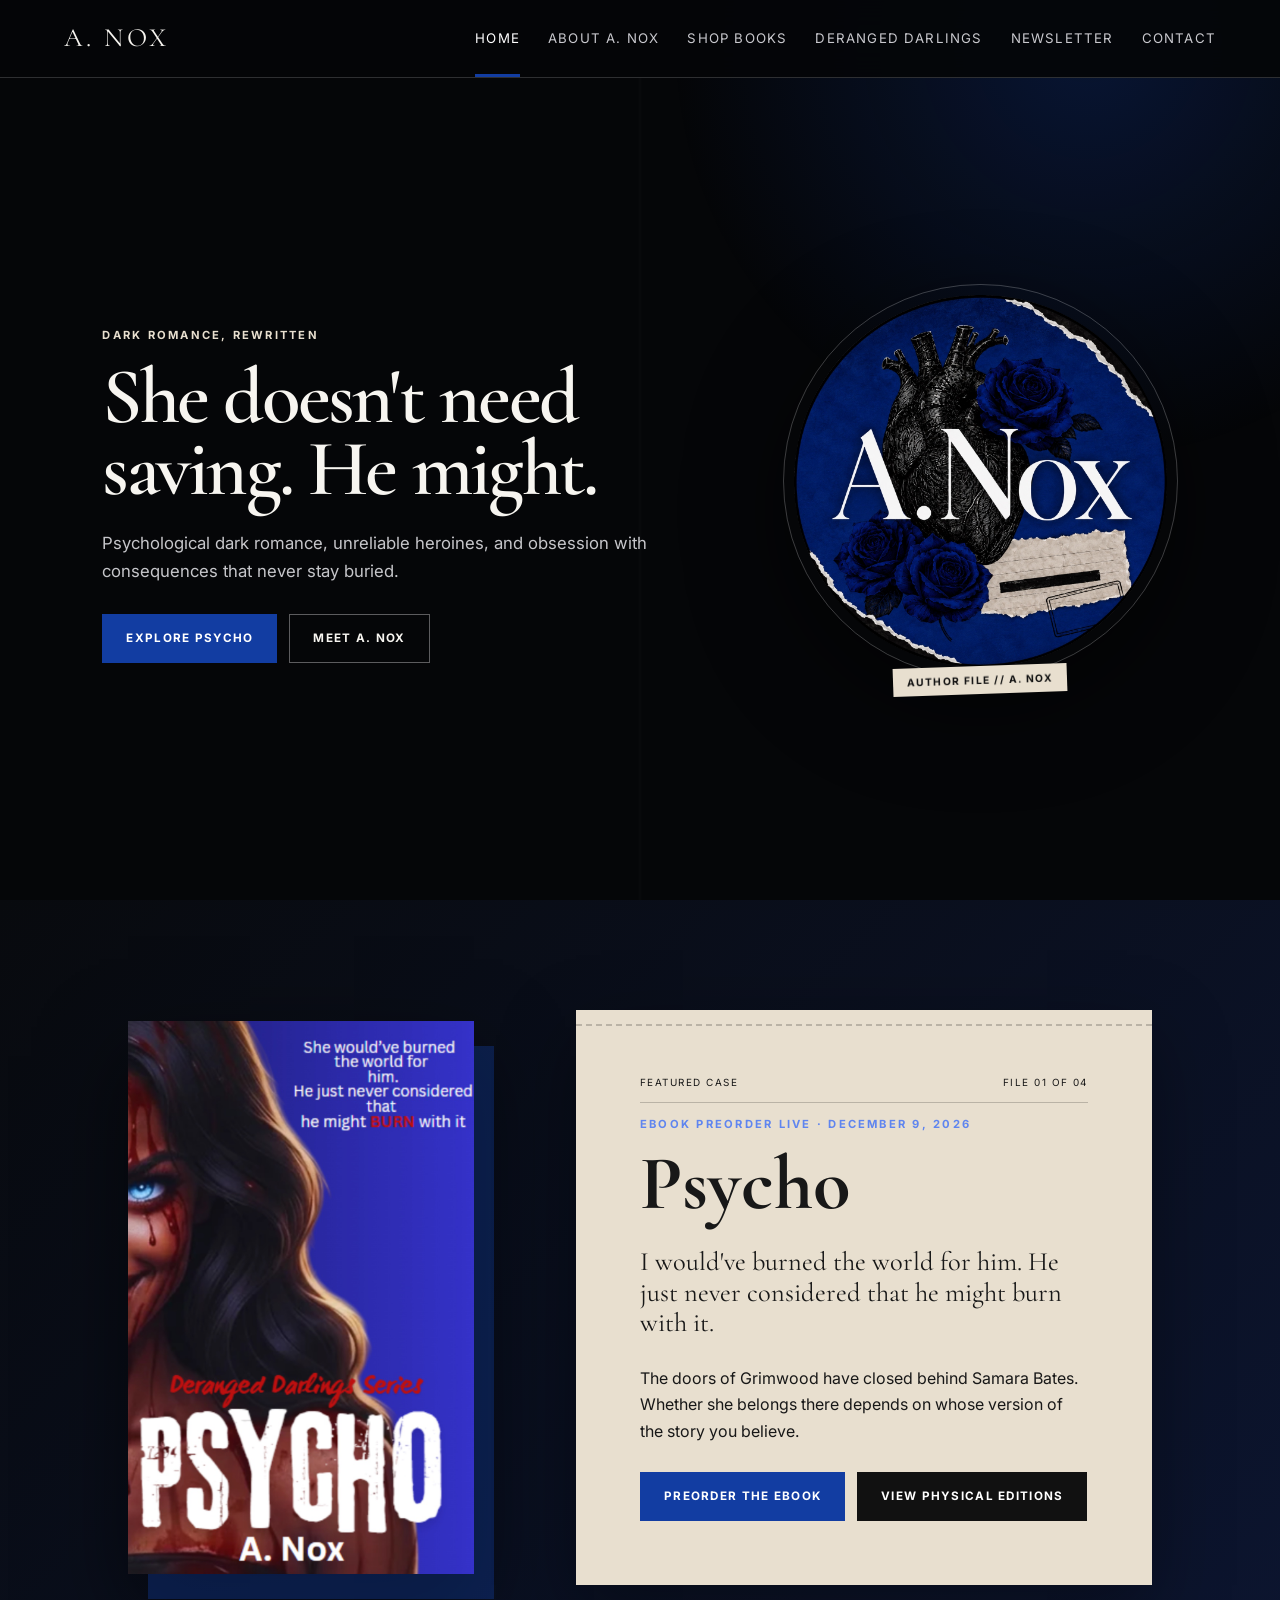
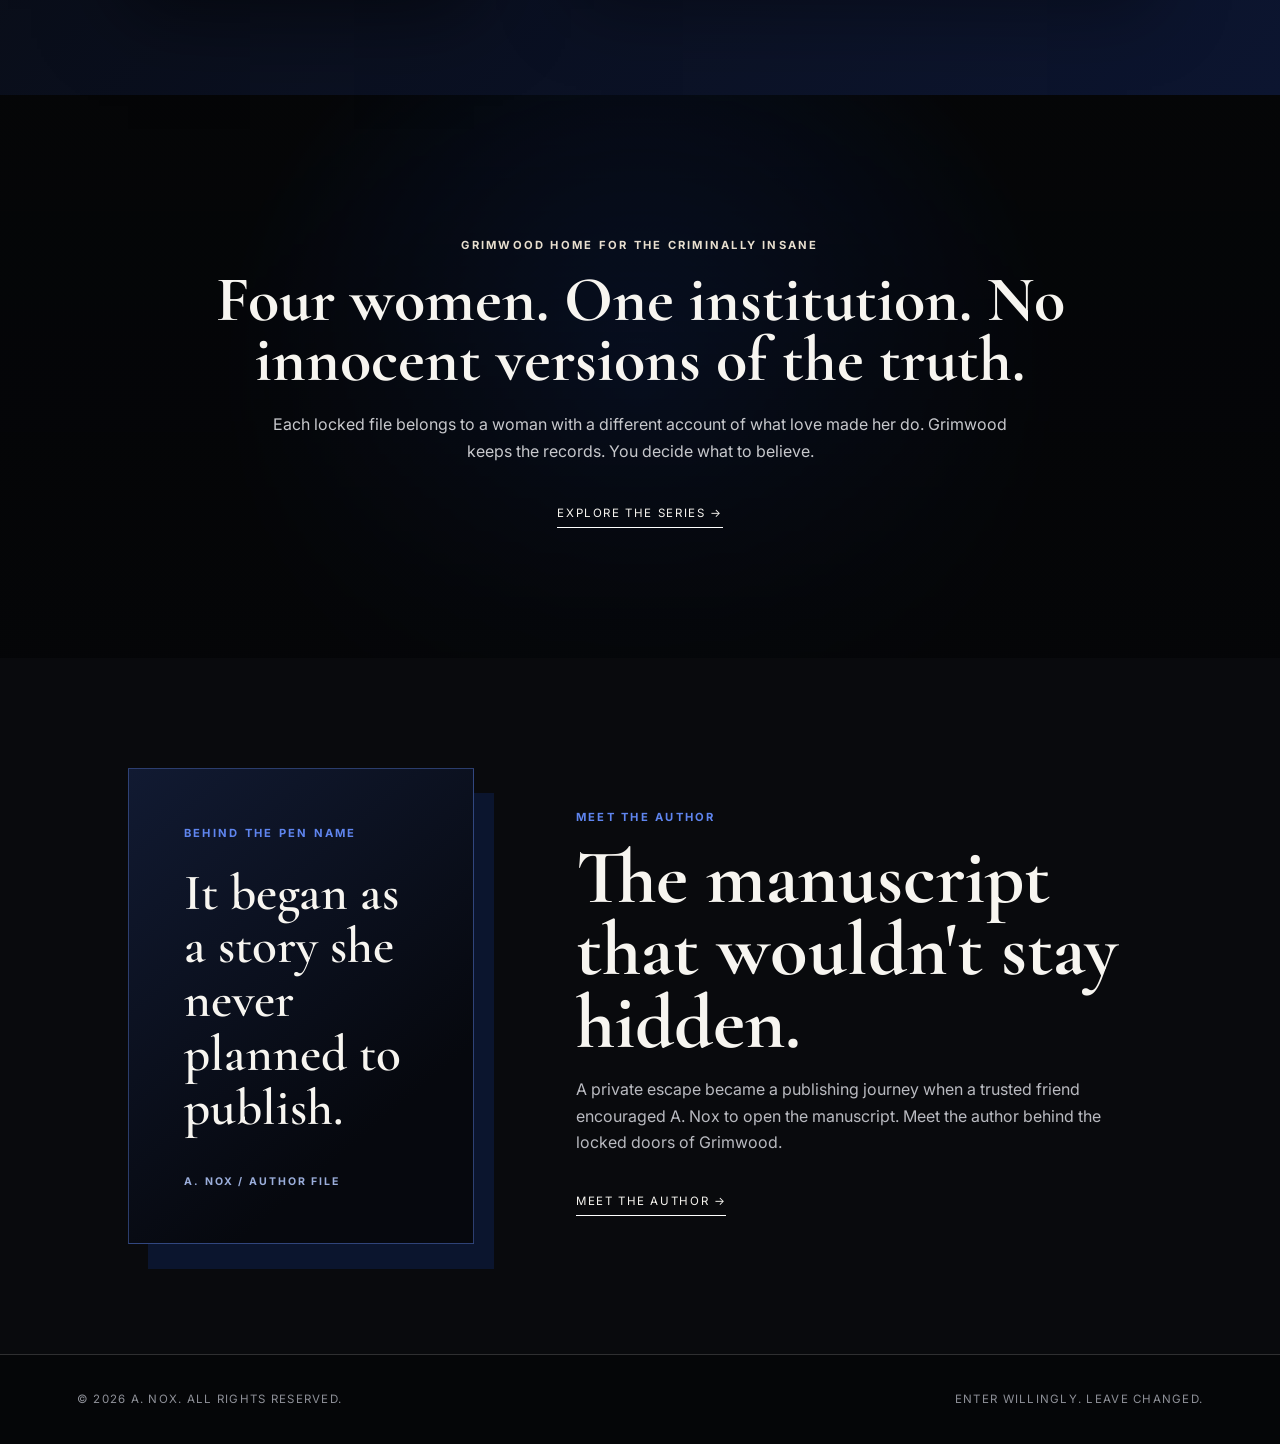
<file: index.html>
<!doctype html>
<html lang="en">
<head>
  <meta charset="utf-8">
  <meta name="viewport" content="width=device-width,initial-scale=1">
  <meta name="description" content="The official website of dark romance author A. Nox, creator of the Deranged Darlings series.">
  <title>A. Nox | Dark Romance Author</title>
  <link rel="preconnect" href="https://fonts.googleapis.com">
  <link rel="preconnect" href="https://fonts.gstatic.com" crossorigin>
  <link href="https://fonts.googleapis.com/css2?family=Cormorant+Garamond:wght@500;600;700&family=Inter:wght@400;500;600;700&display=swap" rel="stylesheet">
  <link rel="stylesheet" href="styles.css">
</head>
<body>
  <header class="site-header">
    <a class="wordmark" href="index.html" aria-label="A. Nox home">A. NOX</a>
    <button class="menu-button" aria-expanded="false" aria-controls="site-nav">Menu</button>
    <nav id="site-nav" class="site-nav" aria-label="Main navigation">
      <a class="active" href="index.html">Home</a>
      <a href="about.html">About A. Nox</a>
      <a href="books.html">Shop Books</a>
      <a href="series.html">Deranged Darlings</a>
      <a href="newsletter.html">Newsletter</a><a href="contact.html">Contact</a>
    </nav>
  </header>

  <main>
    <section class="hero">
      <div class="hero-copy">
        <p class="eyebrow">Dark romance, rewritten</p>
        <h1>She doesn't need saving. He might.</h1>
        <p class="hero-intro">Psychological dark romance, unreliable heroines, and obsession with consequences that never stay buried.</p>
        <div class="button-row">
          <a class="button primary" href="books.html">Explore Psycho</a>
          <a class="button ghost" href="about.html">Meet A. Nox</a>
        </div>
      </div>
      <div class="hero-mark">
        <div class="seal-frame"><img src="assets/a-nox-logo.jpeg" alt="A. Nox logo with blue roses and anatomical heart"></div>
        <span class="case-stamp">AUTHOR FILE // A. NOX</span>
      </div>
    </section>

    <section class="featured section-grid">
      <div class="cover-wrap">
        <img class="book-cover" src="assets/psycho.jpeg" alt="Final cover for Psycho by A. Nox">
      </div>
      <div class="evidence-card">
        <div class="file-meta"><span>Featured case</span><span>File 01 of 04</span></div>
        <p class="eyebrow blue">eBook preorder live · December 9, 2026</p>
        <h2>Psycho</h2>
        <p class="lead">I would've burned the world for him. He just never considered that he might burn with it.</p>
        <p>The doors of Grimwood have closed behind Samara Bates. Whether she belongs there depends on whose version of the story you believe.</p>
        <div class="button-row">
          <a class="button primary" href="https://a.co/d/0cFT0E0G" target="_blank" rel="noopener">Preorder the eBook</a>
          <a class="button ink" href="books.html">View physical editions</a>
        </div>
      </div>
    </section>

    <section class="grimwood">
      <p class="eyebrow">Grimwood Home for the Criminally Insane</p>
      <h2>Four women. One institution. No innocent versions of the truth.</h2>
      <p>Each locked file belongs to a woman with a different account of what love made her do. Grimwood keeps the records. You decide what to believe.</p>
      <a class="text-link" href="series.html">Explore the series <span aria-hidden="true">→</span></a>
    </section>

    <section class="about-preview section-grid">
      <div class="author-quote" aria-label="Behind the pen name"><span class="eyebrow blue">Behind the pen name</span><p>It began as a story she never planned to publish.</p><span class="author-quote-sign">A. NOX / AUTHOR FILE</span></div>
      <div>
        <p class="eyebrow blue">Meet the author</p>
        <h2>The manuscript that wouldn't stay hidden.</h2>
        <p>A private escape became a publishing journey when a trusted friend encouraged A. Nox to open the manuscript. Meet the author behind the locked doors of Grimwood.</p>
        <a class="text-link" href="about.html">Meet the author <span aria-hidden="true">→</span></a>
      </div>
    </section>
  </main>

  <footer>
    <span>© 2026 A. Nox. All rights reserved.</span>
    <span>Enter willingly. Leave changed.</span>
  </footer>
  <script src="script.js"></script>
</body>
</html>
</file>
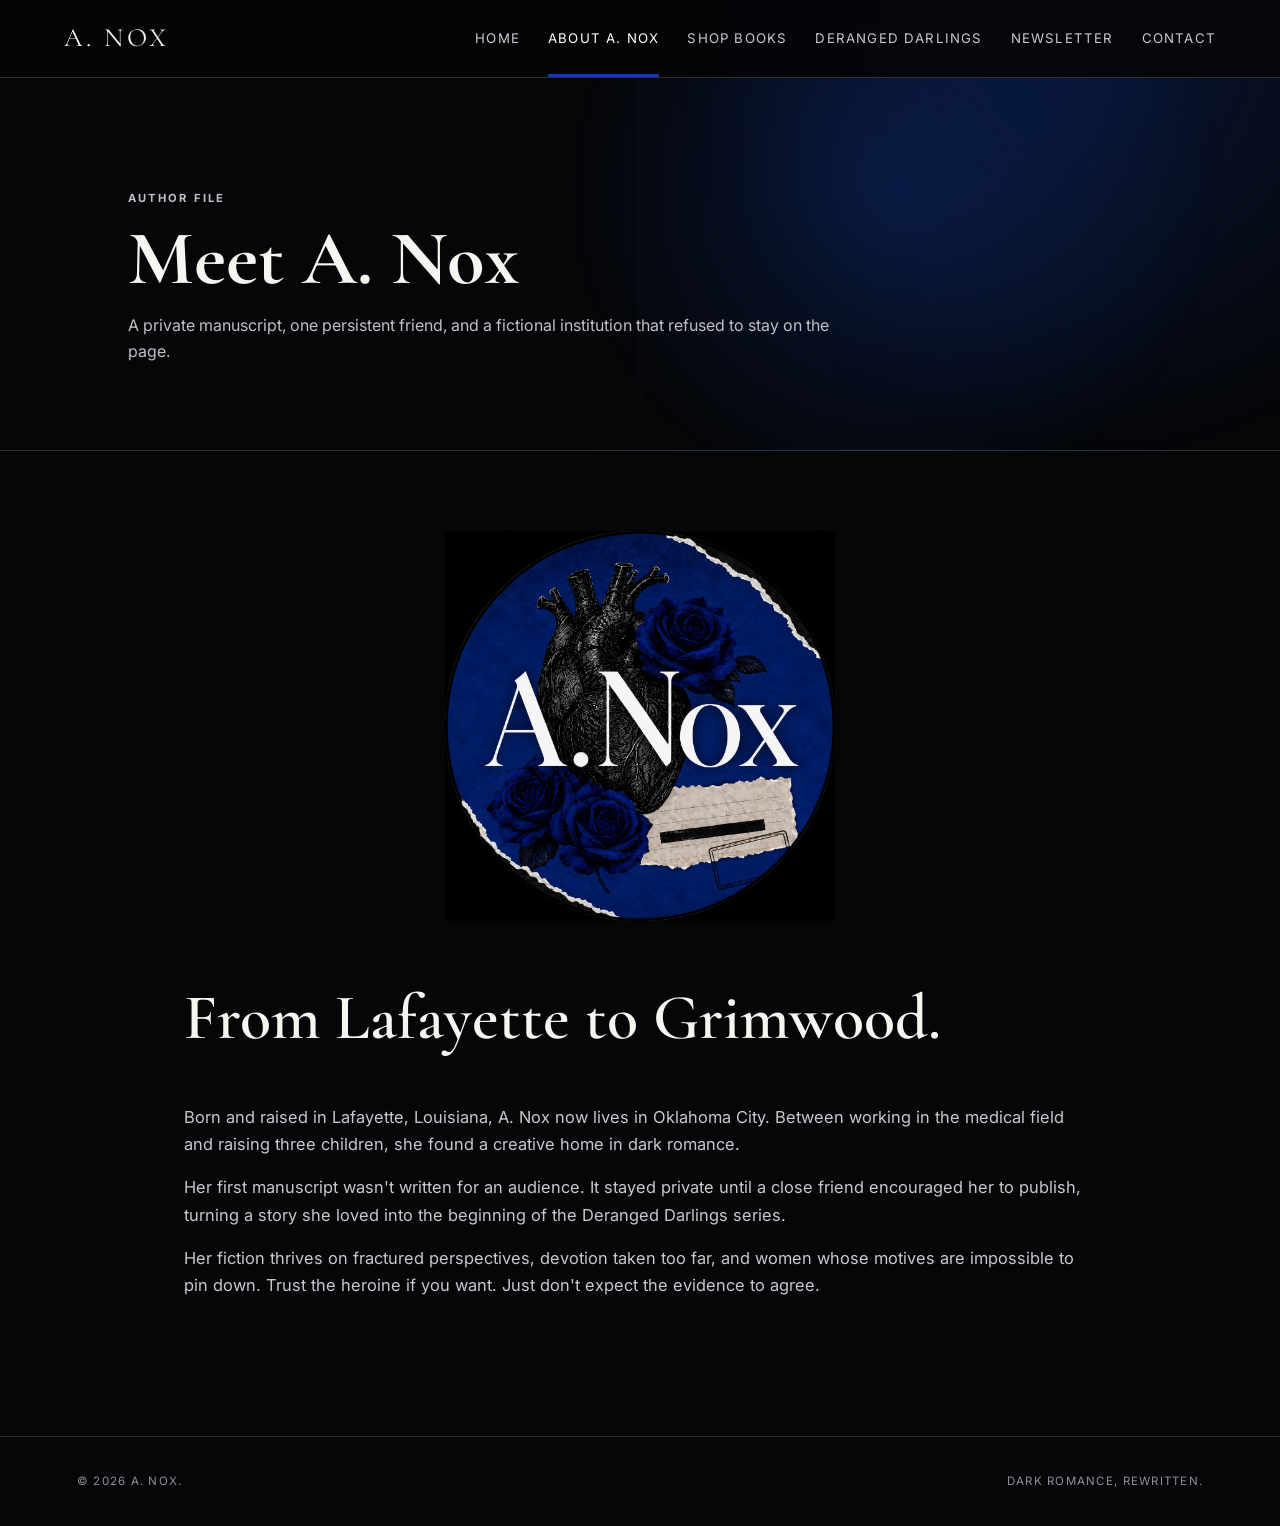
<file: about.html>
<!doctype html><html lang="en"><head><meta charset="utf-8"><meta name="viewport" content="width=device-width,initial-scale=1"><title>About A. Nox</title><link rel="preconnect" href="https://fonts.googleapis.com"><link rel="preconnect" href="https://fonts.gstatic.com" crossorigin><link href="https://fonts.googleapis.com/css2?family=Cormorant+Garamond:wght@500;600;700&family=Inter:wght@400;500;600;700&display=swap" rel="stylesheet"><link rel="stylesheet" href="styles.css"></head><body><header class="site-header"><a class="wordmark" href="index.html">A. NOX</a><button class="menu-button" aria-expanded="false" aria-controls="site-nav">Menu</button><nav id="site-nav" class="site-nav"><a href="index.html">Home</a><a class="active" href="about.html">About A. Nox</a><a href="books.html">Shop Books</a><a href="series.html">Deranged Darlings</a><a href="newsletter.html">Newsletter</a><a href="contact.html">Contact</a></nav></header><main><section class="page-hero"><p class="eyebrow">Author file</p><h1>Meet A. Nox</h1><p>A private manuscript, one persistent friend, and a fictional institution that refused to stay on the page.</p></section><article class="content-page"><img class="author-mark" src="assets/a-nox-logo.jpeg" alt="A. Nox logo"><h2>From Lafayette to Grimwood.</h2><p>Born and raised in Lafayette, Louisiana, A. Nox now lives in Oklahoma City. Between working in the medical field and raising three children, she found a creative home in dark romance.</p><p>Her first manuscript wasn't written for an audience. It stayed private until a close friend encouraged her to publish, turning a story she loved into the beginning of the Deranged Darlings series.</p><p>Her fiction thrives on fractured perspectives, devotion taken too far, and women whose motives are impossible to pin down. Trust the heroine if you want. Just don't expect the evidence to agree.</p></article></main><footer><span>© 2026 A. Nox.</span><span>Dark romance, rewritten.</span></footer><script src="script.js"></script></body></html>
</file>
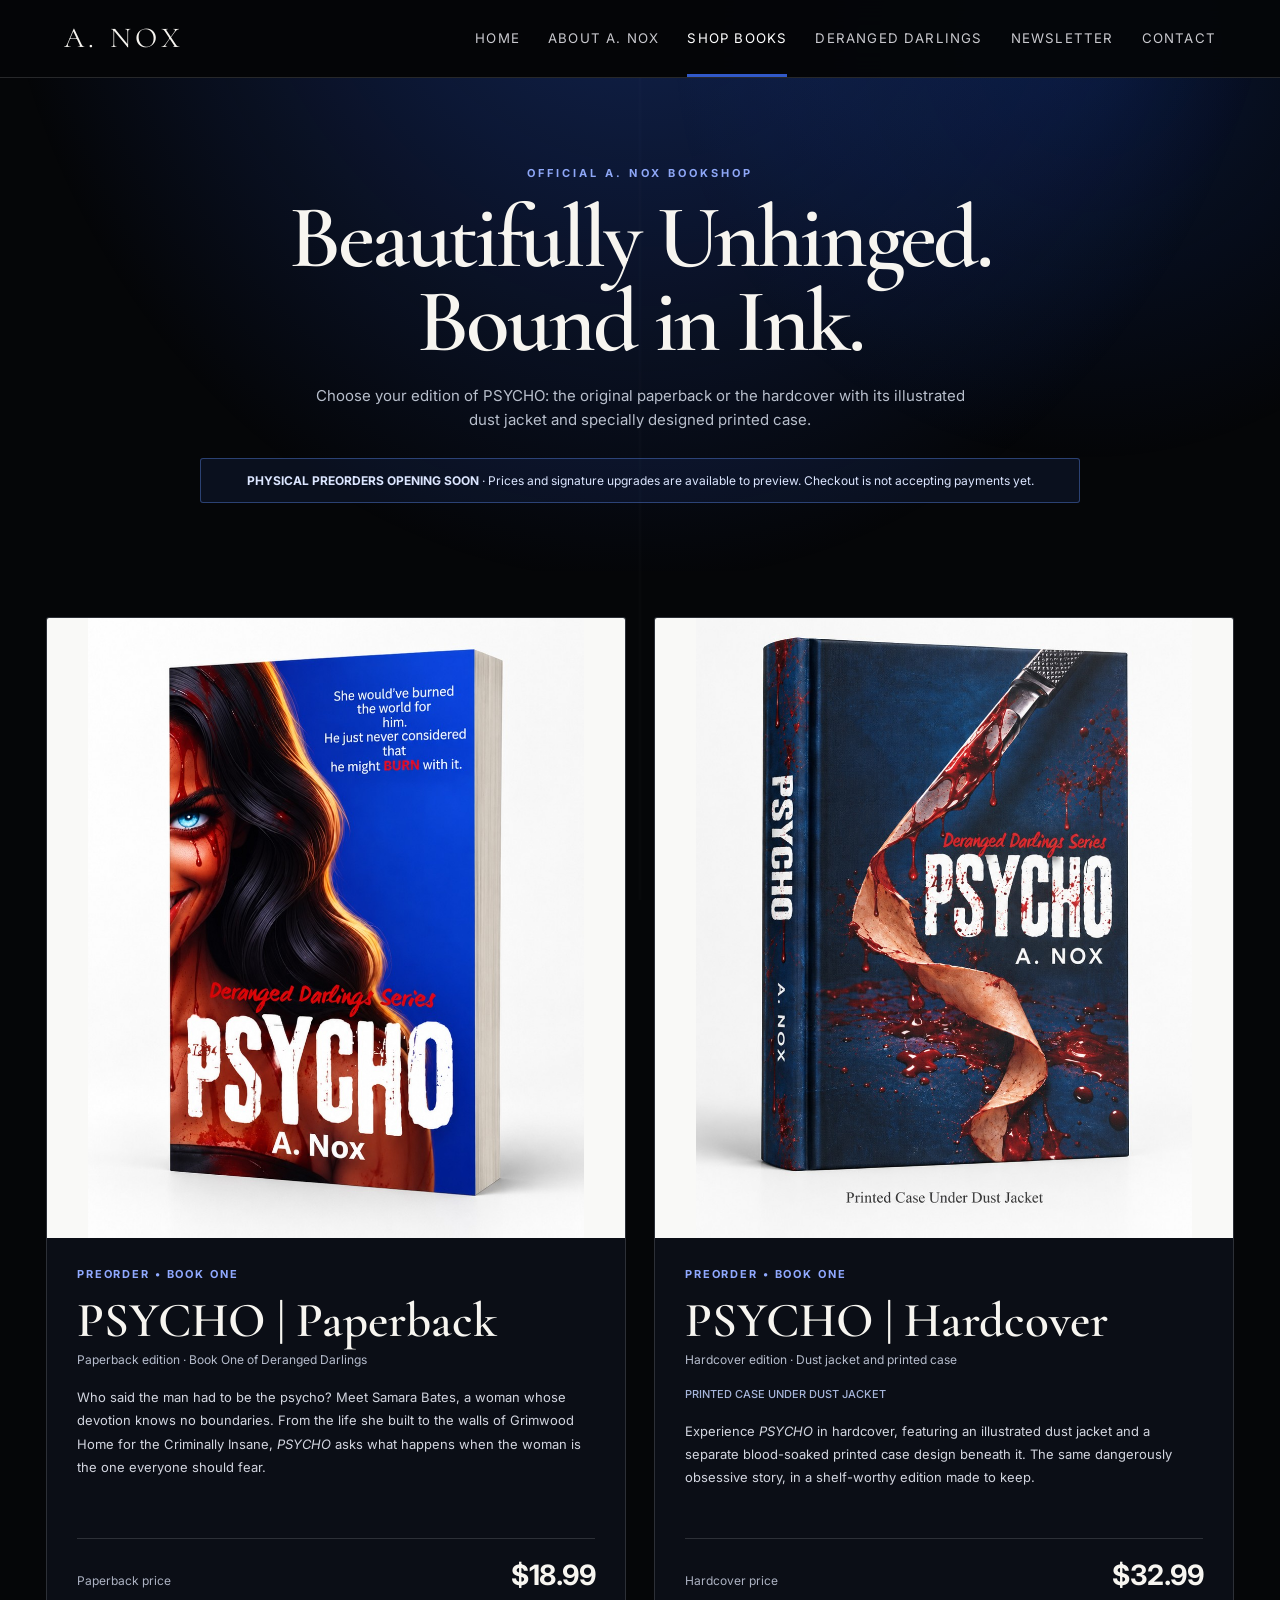
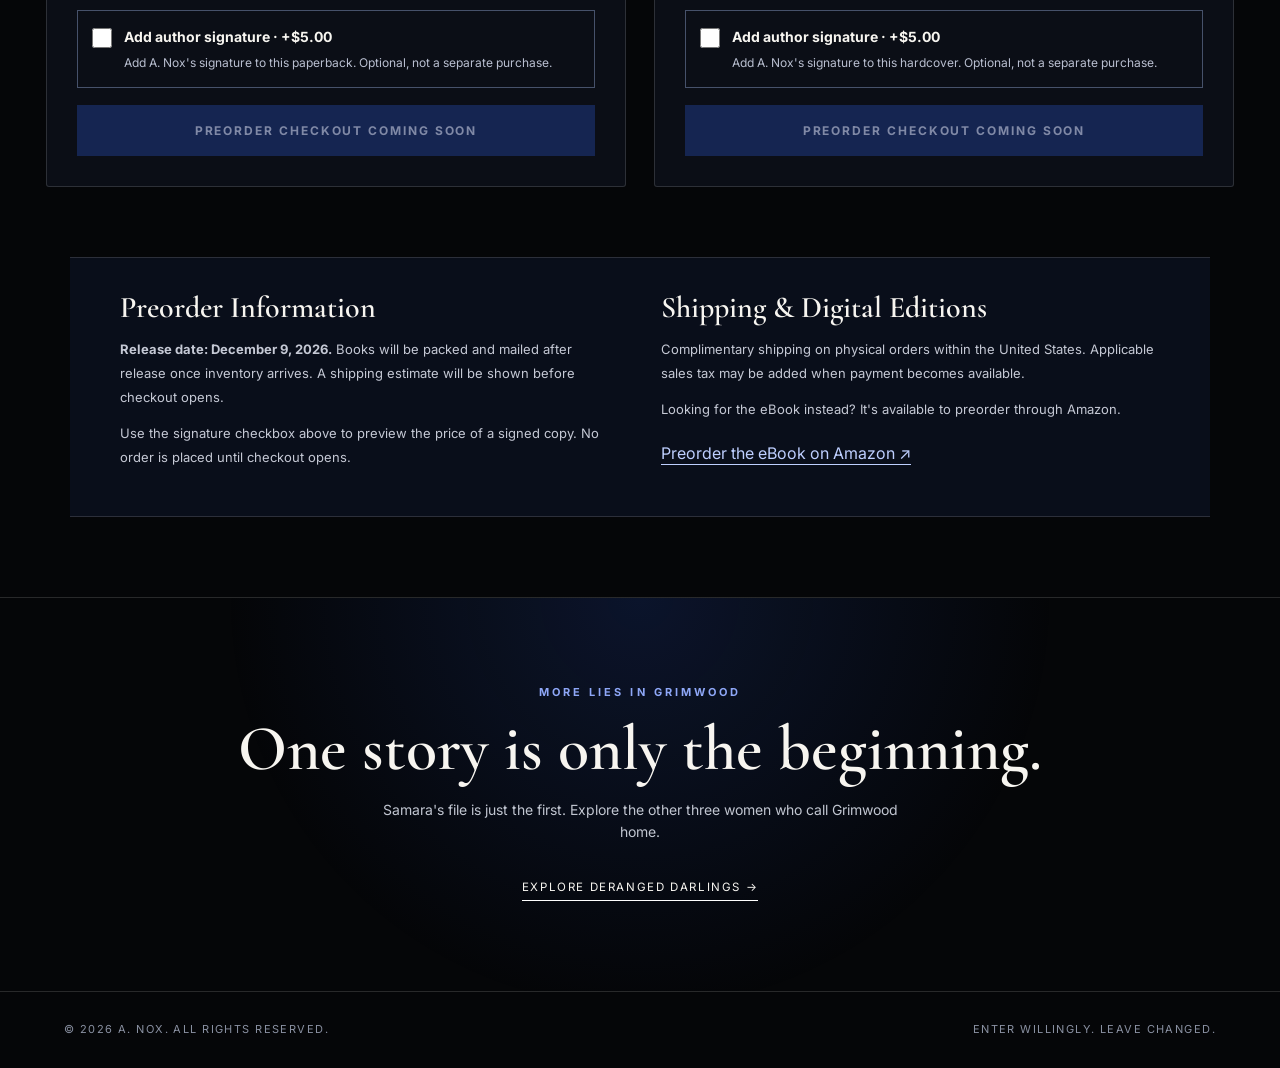
<file: books.html>
<!doctype html>
<html lang="en"><head><meta charset="utf-8"><meta name="viewport" content="width=device-width,initial-scale=1">
<title>Shop PSYCHO | A. Nox Bookshop</title>
<meta name="description" content="Explore PSYCHO paperback and hardcover by A. Nox. Optional signed copies and complimentary US shipping. Physical preorders opening soon.">
<link rel="preconnect" href="https://fonts.googleapis.com"><link rel="preconnect" href="https://fonts.gstatic.com" crossorigin><link href="https://fonts.googleapis.com/css2?family=Cormorant+Garamond:wght@500;600;700&family=Inter:wght@400;500;600;700&display=swap" rel="stylesheet">
<link rel="stylesheet" href="styles.css">
<style>
:root { --black:#050608;--panel:#0c0f18;--paper:#f3efe9;--blue:#3159c9;--muted:#acb2c2;--line:rgba(255,255,255,.14);--serif:'Cormorant Garamond',Georgia,serif;--sans:Inter,Arial,sans-serif }
*{box-sizing:border-box}html{scroll-behavior:smooth}body{margin:0;background:var(--black);color:#f7f5f0;font-family:var(--sans);line-height:1.6}a{color:inherit}button,input{font:inherit}
.top{height:78px;padding:0 clamp(22px,5vw,80px);background:#050608;border-bottom:1px solid var(--line);display:flex;align-items:center;justify-content:space-between;gap:25px}
.wordmark{font-family:var(--serif);font-size:29px;letter-spacing:.15em;text-decoration:none;white-space:nowrap}.nav{display:flex;gap:24px;align-items:center;flex-wrap:wrap}.nav a{font-size:11px;letter-spacing:.13em;text-decoration:none;text-transform:uppercase;color:#ccd0dc}.nav a.active{color:white;border-bottom:2px solid var(--blue);padding-bottom:5px}
.hero{text-align:center;position:relative;padding:76px 24px 68px;background:radial-gradient(ellipse at 50% -50%,rgba(37,80,193,.45),transparent 72%)}
.kicker{color:#8ea7f7;letter-spacing:.28em;font-size:11px;font-weight:700;text-transform:uppercase}.hero h1{font:600 clamp(54px,7vw,105px)/.94 var(--serif);letter-spacing:-.035em;margin:13px 0 20px}.hero>p:not(.kicker){max-width:680px;margin:0 auto;color:#b8bfcc;font-size:15px}
.notice{margin:26px auto 0;max-width:880px;background:rgba(46,85,185,.13);border:1px solid rgba(94,137,241,.4);border-radius:3px;padding:12px 18px;font-size:12px;color:#dce6ff;text-align:center}
.shop{max-width:1240px;margin:0 auto;padding:46px 26px 40px}.shop-grid{display:grid;grid-template-columns:repeat(2,minmax(0,1fr));gap:28px}
.product{background:#0b0e16;border:1px solid var(--line);border-radius:3px;overflow:hidden;display:flex;flex-direction:column}
.product-image{background:#f9f9f7;display:flex;align-items:center;justify-content:center;padding:0;min-height:390px}.product-image img{width:100%;display:block;max-height:620px;object-fit:contain}
.product-info{padding:28px 30px 30px;display:flex;flex-direction:column;flex:1}.eyebrow{font-size:11px;font-weight:700;letter-spacing:.17em;color:#90a9ff;text-transform:uppercase;margin:0 0 6px}.product h2{font:600 clamp(35px,4vw,49px)/1 var(--serif);margin:6px 0 5px}.edition{font-size:12px;color:#b6bdcd;margin:0 0 17px}.description{font-size:13px;color:#d2d5df;line-height:1.8;margin:0 0 18px;min-height:100px}.price-line{display:flex;align-items:baseline;justify-content:space-between;margin-top:auto;border-top:1px solid var(--line);padding:14px 0 13px;gap:15px}.price{font-size:28px;font-weight:700;letter-spacing:-.02em}.small{font-size:12px;color:var(--muted)}
.signature{display:flex;align-items:flex-start;gap:12px;border:1px solid #46516a;padding:15px 14px;margin:0 0 17px;cursor:pointer}.signature input{width:20px;height:20px;accent-color:#416ce7;flex:none;margin:2px 0 0}.signature b{font-size:14px;display:block}.signature small{display:block;color:#b9bfd0;font-size:12px;margin-top:4px}
.disabled-cta{display:block;width:100%;padding:16px 20px;text-align:center;color:#c9d6ff;background:#1c3477;border:0;font-size:12px;letter-spacing:.16em;font-weight:700;opacity:.62;cursor:not-allowed}.subnote{font-size:11px;color:#a3adc4;text-align:center;margin:12px 0 0}.under{font-size:11px;color:#a6b5da;margin:0 0 16px;font-weight:500}
.details{max-width:1140px;margin:30px auto 80px;padding:35px clamp(25px,4vw,50px);border-top:1px solid var(--line);border-bottom:1px solid var(--line);background:rgba(16,26,49,.45);display:grid;grid-template-columns:1fr 1fr;gap:42px}
.details h3{font:600 30px/1 var(--serif);margin:0 0 14px}.details p{font-size:13px;line-height:1.85;color:#c5c9d5;margin:0 0 12px}.amazon{display:inline-block;margin-top:8px;text-decoration:underline;text-underline-offset:5px;color:#becfff}
.foot{display:flex;flex-wrap:wrap;justify-content:space-between;gap:10px;border-top:1px solid var(--line);color:#8a91a2;padding:29px clamp(25px,5vw,70px);font-size:11px;letter-spacing:.13em;text-transform:uppercase}
@media(max-width:850px){.nav{display:none}.shop-grid,.details{grid-template-columns:1fr}.hero{padding:50px 18px}.shop{padding:24px 13px}.product-image{min-height:260px}.product-info{padding:22px}.description{min-height:0}.details{margin:16px 13px 35px;gap:20px}.foot{display:block}}
.shop-after{text-align:center;border-top:1px solid var(--line);padding:75px 24px 90px;background:radial-gradient(circle at top,rgba(35,73,170,.22),transparent 55%)}
.shop-after h2{font:600 clamp(2.8rem,5vw,4.5rem)/1 var(--serif);margin:15px auto}
.shop-after p:not(.kicker){font-size:14px;color:#c1c6d1;max-width:540px;margin:18px auto}
.shop-after .text-link{margin-top:16px}
/* Retain original responsive navigation while matching the approved shop design. */
.hero{display:block;min-height:0;grid-template-columns:none;padding:76px 24px 68px}.hero h1{margin:13px auto 20px}.site-header{height:78px}.site-nav{flex-wrap:nowrap}.shop-series{padding:45px 0 55px;border-top:1px solid var(--line)}.shop-series h2{font:600 clamp(2.4rem,5vw,4.1rem)/1 var(--serif);text-align:center;margin:8px 20px 0}.shop-series .cards{padding-top:35px}.shop-series .book-card img{object-fit:cover}.shop-series .book-card h3{font:600 2rem var(--serif);margin:14px 0 4px}.shop-series .book-card p{font-size:.82rem;color:#b9bdc9}.shop-series .book-card{box-shadow:none}.shop-series .book-card a{text-decoration:none}
@media(max-width:900px){.site-nav{display:none}.site-nav.open{display:flex}}
@media(max-width:560px){.hero{padding:55px 18px}.shop-series .book-card h3{font-size:1.45rem}.shop-series .cards{grid-template-columns:repeat(2,minmax(0,1fr))}}
</style>
</head><body>
<header class="site-header">
  <a class="wordmark" href="index.html" aria-label="A. Nox home">A. NOX</a>
  <button class="menu-button" aria-expanded="false" aria-controls="site-nav">Menu</button>
  <nav id="site-nav" class="site-nav" aria-label="Main navigation">
    <a href="index.html">Home</a><a href="about.html">About A. Nox</a>
    <a class="active" href="books.html">Shop Books</a>
    <a href="series.html">Deranged Darlings</a>
    <a href="newsletter.html">Newsletter</a><a href="contact.html">Contact</a>
  </nav>
</header>
<main><section class="hero"><p class="kicker">Official A. Nox Bookshop</p><h1>Beautifully Unhinged.<br>Bound in Ink.</h1><p>Choose your edition of PSYCHO: the original paperback or the hardcover with its illustrated dust jacket and specially designed printed case.</p><div class="notice"><strong>PHYSICAL PREORDERS OPENING SOON</strong> · Prices and signature upgrades are available to preview. Checkout is not accepting payments yet.</div></section>
<section class="shop" id="shop"><div class="shop-grid">
<article class="product" aria-label="PSYCHO paperback preorder"><div class="product-image"><img alt="PSYCHO paperback, clean studio mockup with original Samara cover" src="assets/psycho-paperback-shop.jpg"></div><div class="product-info"><p class="eyebrow">Preorder • Book One</p><h2>PSYCHO | Paperback</h2><p class="edition">Paperback edition · Book One of Deranged Darlings</p><p class="description">Who said the man had to be the psycho? Meet Samara Bates, a woman whose devotion knows no boundaries. From the life she built to the walls of Grimwood Home for the Criminally Insane, <em>PSYCHO</em> asks what happens when the woman is the one everyone should fear.</p><div class="price-line"><span class="small">Paperback price</span><strong class="price" data-price="paperback">$18.99</strong></div><label class="signature"><input type="checkbox" data-signed="paperback"><span><b>Add author signature · +$5.00</b><small>Add A. Nox's signature to this paperback. Optional, not a separate purchase.</small></span></label><button class="disabled-cta" disabled>PREORDER CHECKOUT COMING SOON</button></div></article>
<article class="product" aria-label="PSYCHO hardcover preorder"><div class="product-image"><img alt="PSYCHO printed hardcover case beneath the dust jacket, clean studio mockup" src="assets/psycho-hardcover-shop.jpg"></div><div class="product-info"><p class="eyebrow">Preorder • Book One</p><h2>PSYCHO | Hardcover</h2><p class="edition">Hardcover edition · Dust jacket and printed case</p><p class="under">PRINTED CASE UNDER DUST JACKET</p><p class="description">Experience <em>PSYCHO</em> in hardcover, featuring an illustrated dust jacket and a separate blood-soaked printed case design beneath it. The same dangerously obsessive story, in a shelf-worthy edition made to keep.</p><div class="price-line"><span class="small">Hardcover price</span><strong class="price" data-price="hardcover">$32.99</strong></div><label class="signature"><input type="checkbox" data-signed="hardcover"><span><b>Add author signature · +$5.00</b><small>Add A. Nox's signature to this hardcover. Optional, not a separate purchase.</small></span></label><button class="disabled-cta" disabled>PREORDER CHECKOUT COMING SOON</button></div></article>
</div></section>
<section class="details" aria-label="Preorder and shipping information"><div><h3>Preorder Information</h3><p><strong>Release date: December 9, 2026.</strong> Books will be packed and mailed after release once inventory arrives. A shipping estimate will be shown before checkout opens.</p><p>Use the signature checkbox above to preview the price of a signed copy. No order is placed until checkout opens.</p></div><div><h3>Shipping &amp; Digital Editions</h3><p>Complimentary shipping on physical orders within the United States. Applicable sales tax may be added when payment becomes available.</p><p>Looking for the eBook instead? It's available to preorder through Amazon.</p><a class="amazon" href="https://a.co/d/0cFT0E0G" target="_blank" rel="noopener">Preorder the eBook on Amazon ↗</a></div></section>
<section class="shop-after" aria-label="Discover the rest of the series">
  <p class="kicker">More lies in Grimwood</p>
  <h2>One story is only the beginning.</h2>
  <p>Samara's file is just the first. Explore the other three women who call Grimwood home.</p>
  <a class="text-link" href="series.html">Explore Deranged Darlings <span aria-hidden="true">→</span></a>
</section>

</main><footer class="foot"><span>© 2026 A. Nox. All rights reserved.</span><span>Enter willingly. Leave changed.</span></footer>
<script>document.querySelectorAll('input[data-signed]').forEach(el=>{el.addEventListener('change',()=>{let book=el.dataset.signed;let base=book==='paperback'?18.99:32.99;document.querySelector('[data-price="'+book+'"]').textContent='$'+(base+(el.checked?5:0)).toFixed(2)})});</script>
<script src="script.js"></script>
</body></html>
</file>
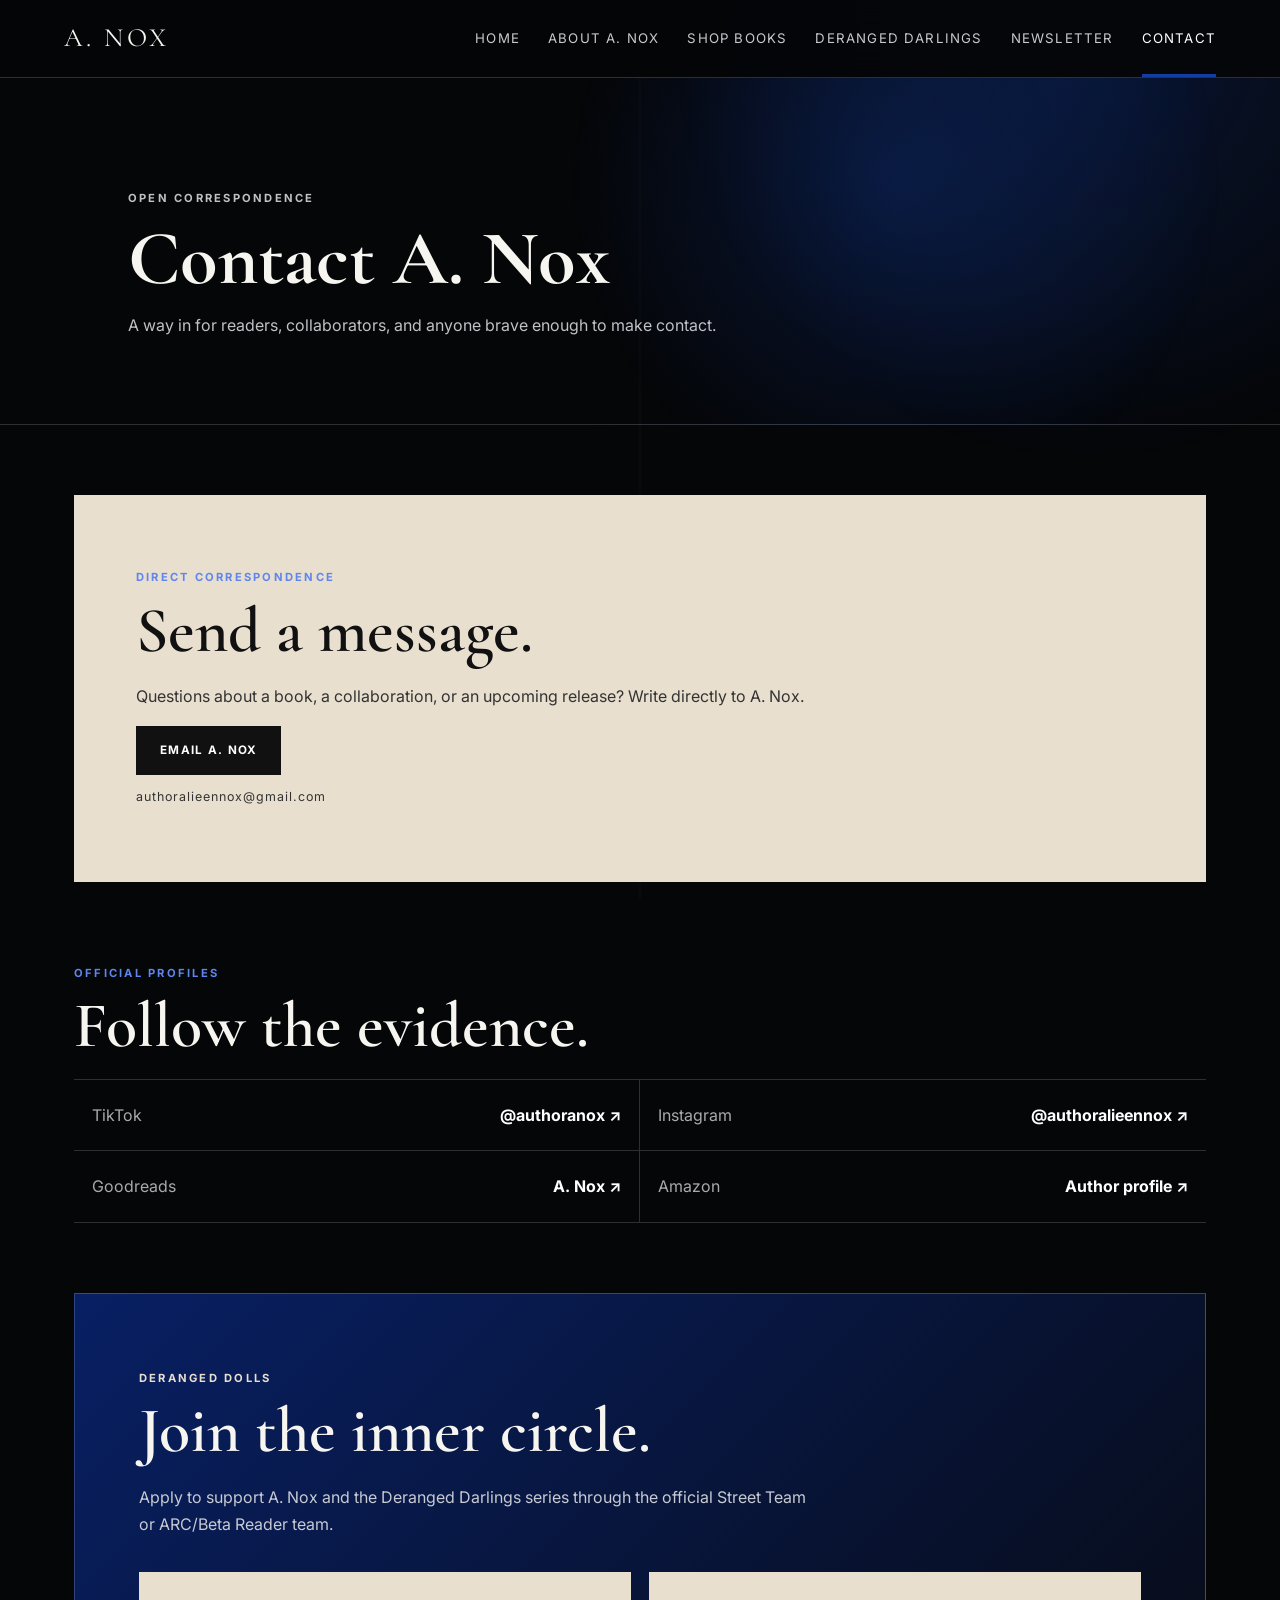
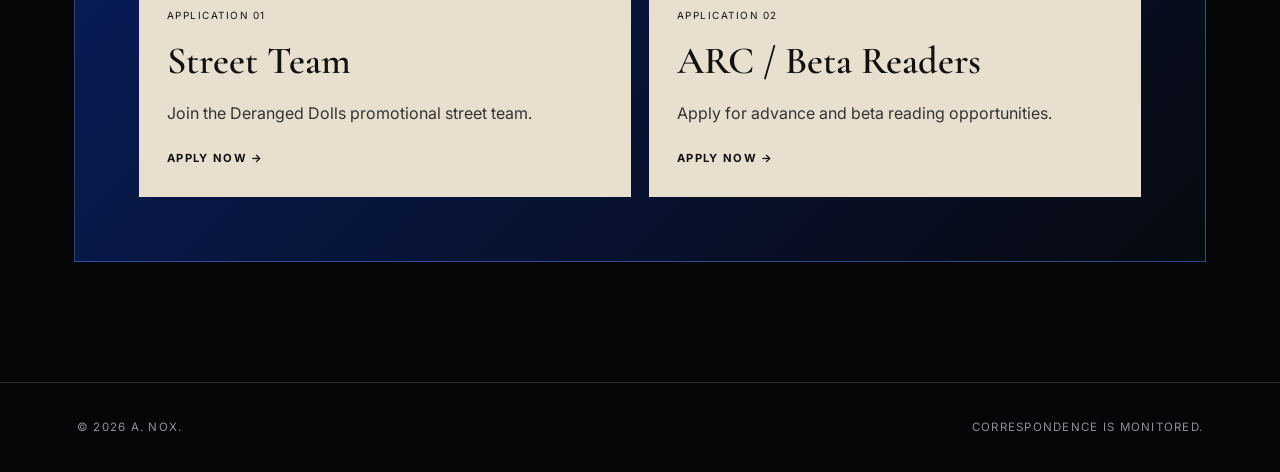
<file: contact.html>
<!doctype html><html lang="en"><head><meta charset="utf-8"><meta name="viewport" content="width=device-width,initial-scale=1"><title>Contact | A. Nox</title><link rel="preconnect" href="https://fonts.googleapis.com"><link rel="preconnect" href="https://fonts.gstatic.com" crossorigin><link href="https://fonts.googleapis.com/css2?family=Cormorant+Garamond:wght@500;600;700&family=Inter:wght@400;500;600;700&display=swap" rel="stylesheet"><link rel="stylesheet" href="styles.css"></head><body><header class="site-header"><a class="wordmark" href="index.html">A. NOX</a><button class="menu-button" aria-expanded="false" aria-controls="site-nav">Menu</button><nav id="site-nav" class="site-nav"><a href="index.html">Home</a><a href="about.html">About A. Nox</a><a href="books.html">Shop Books</a><a href="series.html">Deranged Darlings</a><a href="newsletter.html">Newsletter</a><a class="active" href="contact.html">Contact</a></nav></header><main><section class="page-hero"><p class="eyebrow">Open correspondence</p><h1>Contact A. Nox</h1><p>A way in for readers, collaborators, and anyone brave enough to make contact.</p></section><section class="contact-sections"><div class="contact-box"><p class="eyebrow blue">Direct correspondence</p><h2>Send a message.</h2><p>Questions about a book, a collaboration, or an upcoming release? Write directly to A. Nox.</p><a class="button ink" href="mailto:authoralieennox@gmail.com">Email A. Nox</a><p class="contact-address">authoralieennox@gmail.com</p></div><div class="link-panel"><p class="eyebrow blue">Official profiles</p><h2>Follow the evidence.</h2><div class="profile-links"><a href="https://www.tiktok.com/@authoranox" target="_blank" rel="noopener"><span>TikTok</span><strong>@authoranox ↗</strong></a><a href="https://www.instagram.com/authoralieennox" target="_blank" rel="noopener"><span>Instagram</span><strong>@authoralieennox ↗</strong></a><a href="https://www.goodreads.com/user/show/203338719-a-nox" target="_blank" rel="noopener"><span>Goodreads</span><strong>A. Nox ↗</strong></a><a href="https://www.amazon.com/stores/A.-Nox/author/B0HDJSZSVH?_encoding=UTF8&ref=ap_rdr&shoppingPortalEnabled=true&ccs_id=5017606e-2ae0-48f9-83cc-ac9789d71540" target="_blank" rel="noopener"><span>Amazon</span><strong>Author profile ↗</strong></a></div></div><div class="applications"><p class="eyebrow">Deranged Dolls</p><h2>Join the inner circle.</h2><p>Apply to support A. Nox and the Deranged Darlings series through the official Street Team or ARC/Beta Reader team.</p><div class="application-grid"><a href="https://forms.gle/8fTMxszUc7fSfqsV6" target="_blank" rel="noopener"><span>Application 01</span><h3>Street Team</h3><p>Join the Deranged Dolls promotional street team.</p><strong>Apply now →</strong></a><a href="https://docs.google.com/forms/d/e/1FAIpQLScSH3wMa8se2HeO7d7l6LLHVrKqqPv2g46rzPB9DkrTznLklA/viewform?usp=publish-editor" target="_blank" rel="noopener"><span>Application 02</span><h3>ARC / Beta Readers</h3><p>Apply for advance and beta reading opportunities.</p><strong>Apply now →</strong></a></div></div></section></main><footer><span>© 2026 A. Nox.</span><span>Correspondence is monitored.</span></footer><script src="script.js"></script></body></html>
</file>
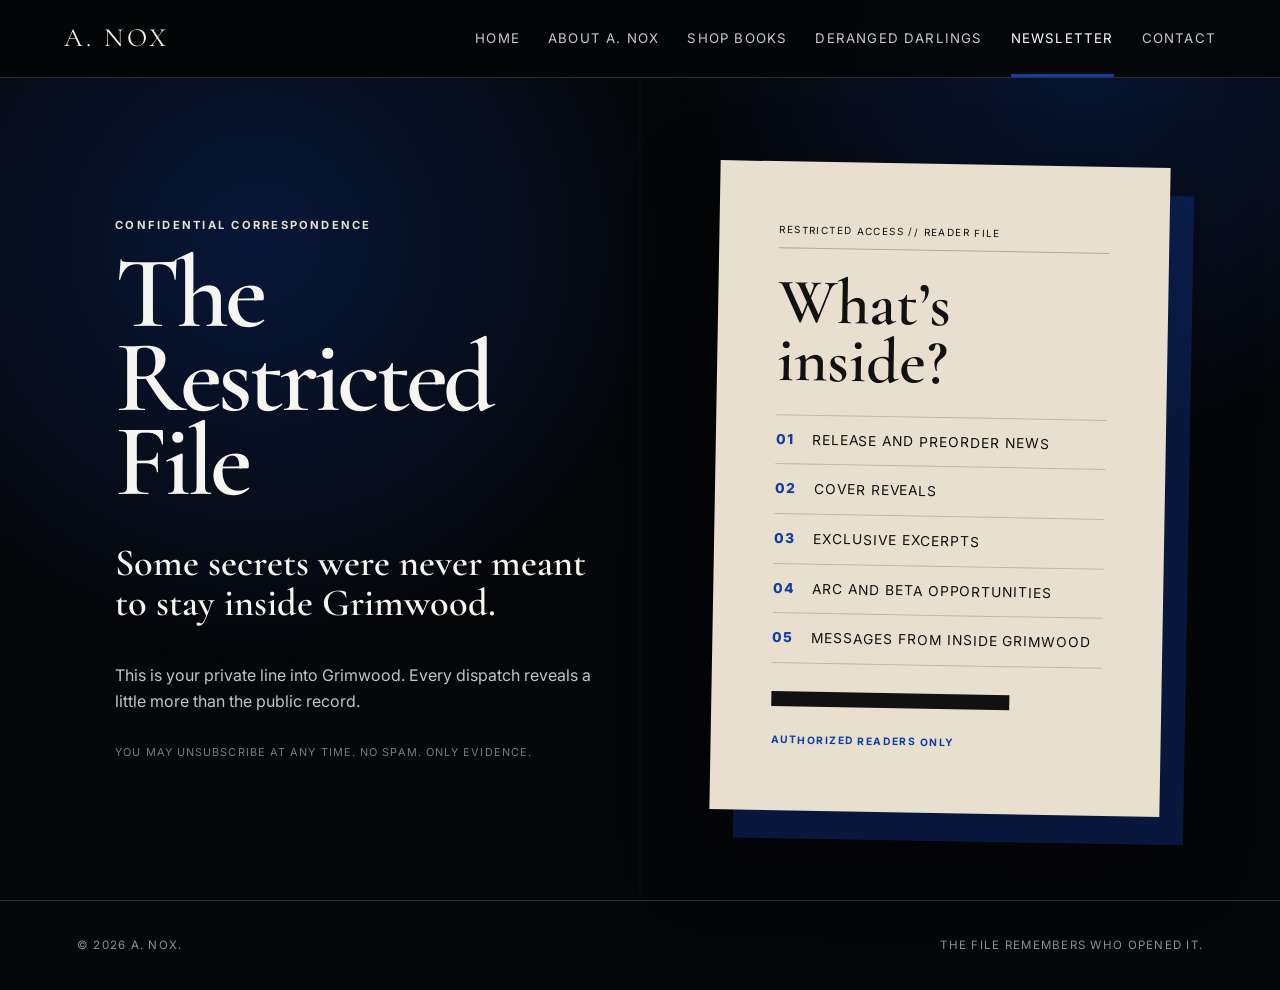
<file: newsletter.html>
<!doctype html>
<html lang="en">
<head>
  <meta charset="utf-8">
  <meta name="viewport" content="width=device-width,initial-scale=1">
  <meta name="description" content="Join The Restricted File, the official A. Nox newsletter.">
  <title>The Restricted File | A. Nox</title>
  <link rel="preconnect" href="https://fonts.googleapis.com">
  <link rel="preconnect" href="https://fonts.gstatic.com" crossorigin>
  <link href="https://fonts.googleapis.com/css2?family=Cormorant+Garamond:wght@500;600;700&family=Inter:wght@400;500;600;700&display=swap" rel="stylesheet">
  <link rel="stylesheet" href="styles.css">
  <!-- MailerLite Universal -->
  <script>
    (function(w,d,e,u,f,l,n){w[f]=w[f]||function(){(w[f].q=w[f].q||[]).push(arguments);},l=d.createElement(e),l.async=1,l.src=u,n=d.getElementsByTagName(e)[0],n.parentNode.insertBefore(l,n);})(window,document,'script','https://assets.mailerlite.com/js/universal.js','ml');
    ml('account', '2606896');
  </script>
  <!-- End MailerLite Universal -->
</head>
<body>
  <header class="site-header"><a class="wordmark" href="index.html">A. NOX</a><button class="menu-button" aria-expanded="false" aria-controls="site-nav">Menu</button><nav id="site-nav" class="site-nav"><a href="index.html">Home</a><a href="about.html">About A. Nox</a><a href="books.html">Shop Books</a><a href="series.html">Deranged Darlings</a><a class="active" href="newsletter.html">Newsletter</a><a href="contact.html">Contact</a></nav></header>
  <main><section class="restricted-page"><div class="restricted-copy"><p class="eyebrow">Confidential correspondence</p><h1>The Restricted File</h1><p class="restricted-lead">Some secrets were never meant to stay inside Grimwood.</p><p>This is your private line into Grimwood. Every dispatch reveals a little more than the public record.</p><div class="newsletter-embed"><div class="ml-embedded" data-form="dZM5x8"></div></div><p class="fine-print">You may unsubscribe at any time. No spam. Only evidence.</p></div><aside class="restricted-dossier" aria-label="Newsletter contents"><span class="dossier-label">Restricted access // Reader file</span><h2>What’s inside?</h2><ul><li><span>01</span>Release and preorder news</li><li><span>02</span>Cover reveals</li><li><span>03</span>Exclusive excerpts</li><li><span>04</span>ARC and beta opportunities</li><li><span>05</span>Messages from inside Grimwood</li></ul><div class="redaction" aria-hidden="true"></div><strong>AUTHORIZED READERS ONLY</strong></aside></section></main>
  <footer><span>© 2026 A. Nox.</span><span>The file remembers who opened it.</span></footer>
  <script src="script.js"></script>
</body>
</html>
</file>
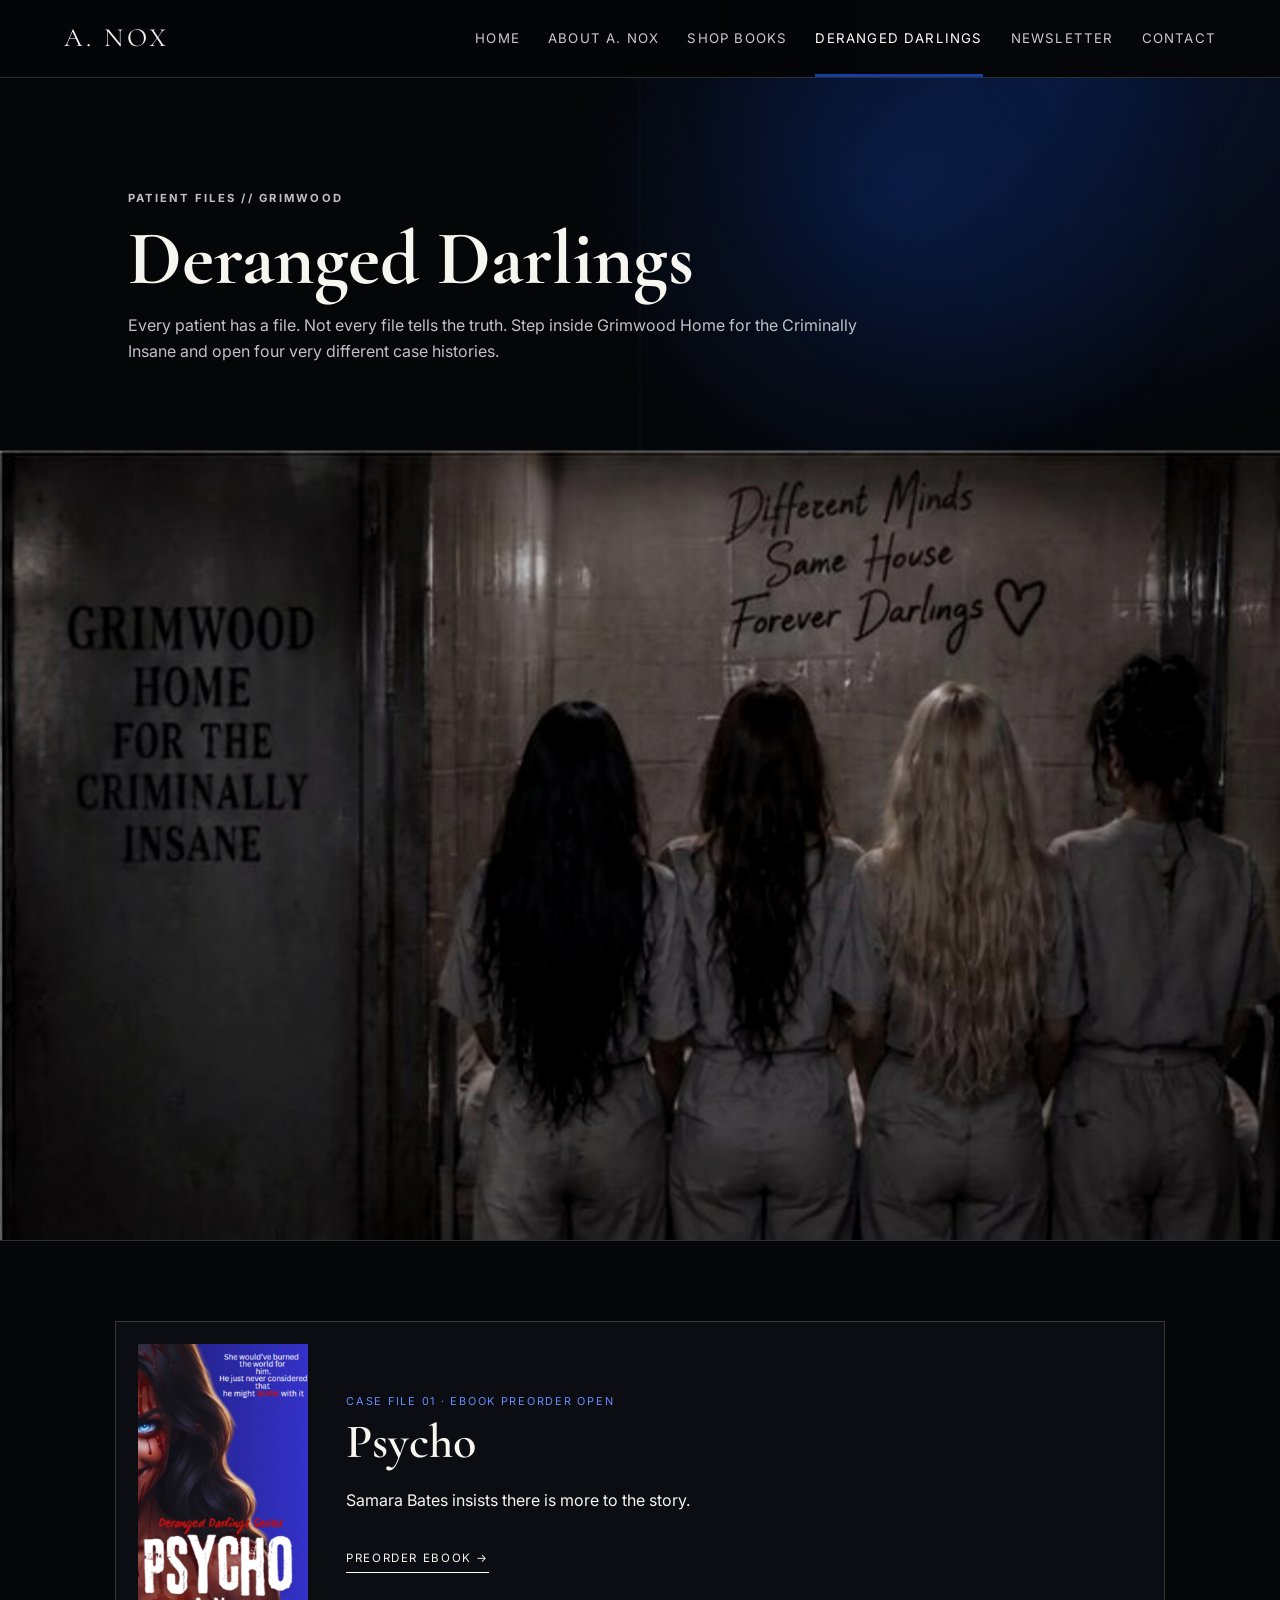
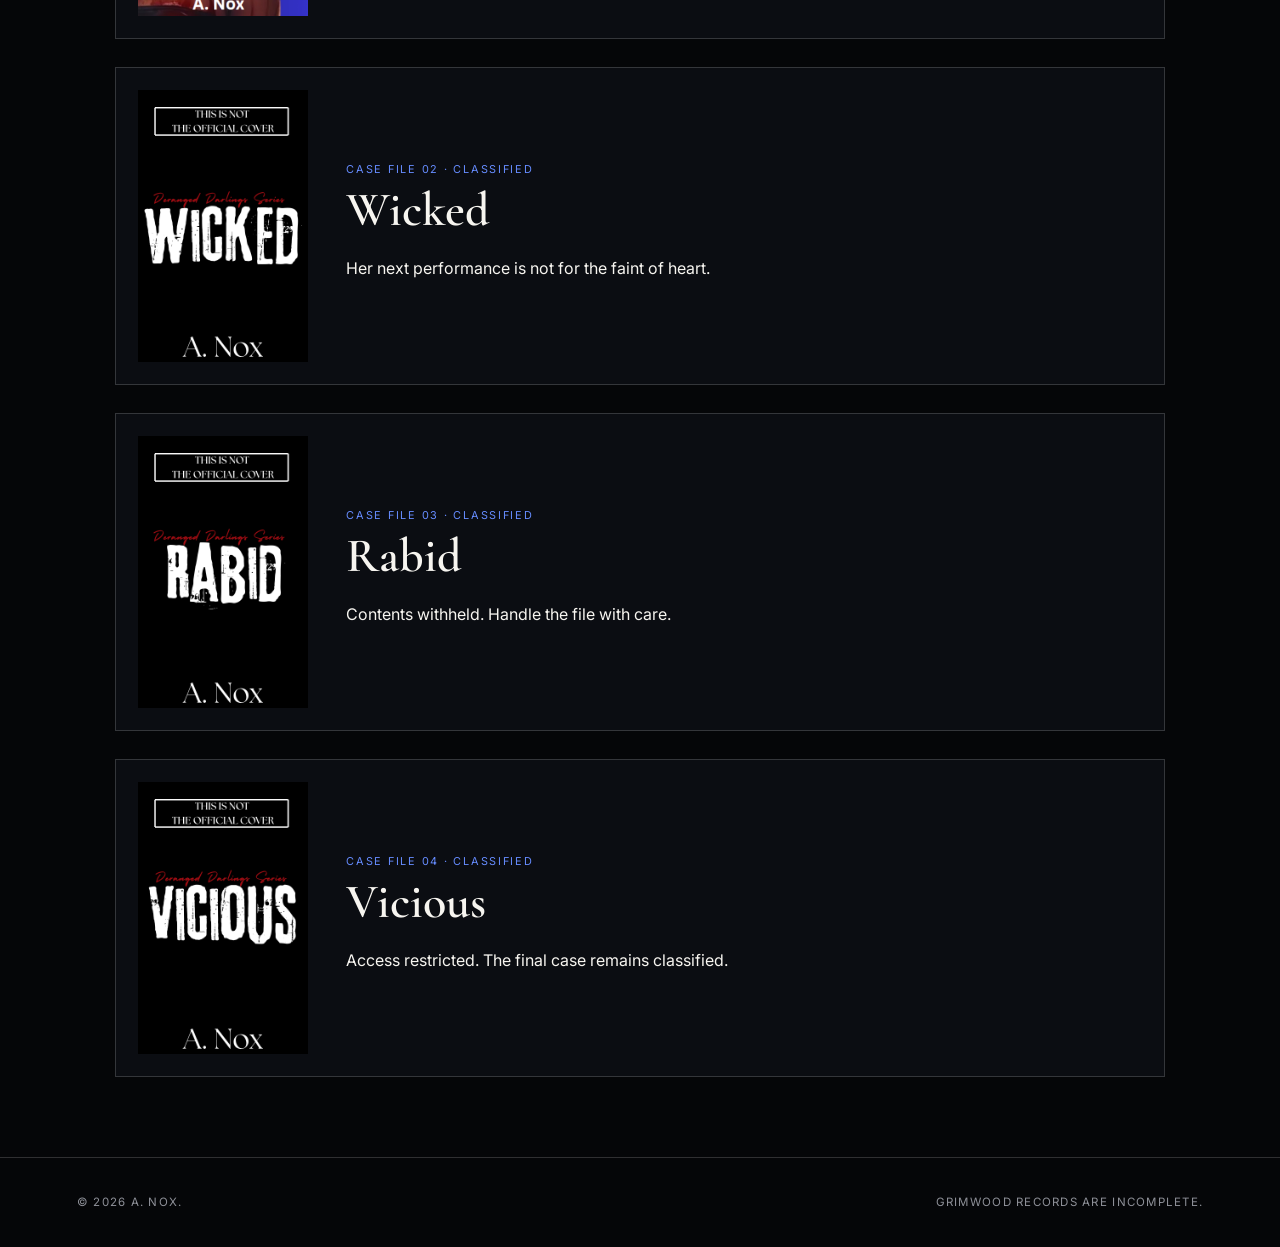
<file: series.html>
<!doctype html>
<html lang="en">
  <head>
    <meta charset="utf-8" />
    <meta name="viewport" content="width=device-width,initial-scale=1" />
    <title>Deranged Darlings | A. Nox</title>
    <link rel="preconnect" href="https://fonts.googleapis.com" />
    <link rel="preconnect" href="https://fonts.gstatic.com" crossorigin />
    <link
      href="https://fonts.googleapis.com/css2?family=Cormorant+Garamond:wght@500;600;700&family=Inter:wght@400;500;600;700&display=swap"
      rel="stylesheet"
    />
    <link rel="stylesheet" href="styles.css?v=4" />
  </head>
  <body>
    <header class="site-header">
      <a class="wordmark" href="index.html">A. NOX</a
      ><button
        class="menu-button"
        aria-expanded="false"
        aria-controls="site-nav"
      >
        Menu
      </button>
      <nav id="site-nav" class="site-nav">
        <a href="index.html">Home</a><a href="about.html">About A. Nox</a
        ><a href="books.html">Shop Books</a
        ><a class="active" href="series.html">Deranged Darlings</a
        ><a href="newsletter.html">Newsletter</a
        ><a href="contact.html">Contact</a>
      </nav>
    </header>
    <main>
      <section class="page-hero">
        <p class="eyebrow">Patient files // Grimwood</p>
        <h1>Deranged Darlings</h1>
        <p>
          Every patient has a file. Not every file tells the truth.
          Step inside Grimwood Home for the Criminally Insane and open four very different case histories.
        </p>
      </section>
      <figure class="darlings-banner">
        <img
          src="assets/deranged-darlings-banner-v2.jpg"
          alt="Four women standing together inside Grimwood Home for the Criminally Insane beneath the words Different Minds, Same House, Forever Darlings"
        />
      </figure>
      <section class="case-list">
        <article class="case-row" id="psycho">
          <img
            src="assets/psycho.jpeg"
            alt="Final cover for Psycho by A. Nox"
          />
          <div>
            <span class="number">Case file 01 · eBook preorder open</span>
            <h2>Psycho</h2>
            <p>Samara Bates insists there is more to the story.</p>
            <a
              class="text-link"
              href="https://a.co/d/0cFT0E0G"
              target="_blank"
              rel="noopener"
              >Preorder eBook →</a
            >
          </div>
        </article>
        <article class="case-row">
          <img src="assets/wicked.jpeg" alt="Wicked temporary cover" />
          <div>
            <span class="number">Case file 02 · Classified</span>
            <h2>Wicked</h2>
            <p>Her next performance is not for the faint of heart.</p>
          </div>
        </article>
        <article class="case-row">
          <img src="assets/rabid.jpeg" alt="Rabid temporary cover" />
          <div>
            <span class="number">Case file 03 · Classified</span>
            <h2>Rabid</h2>
            <p>Contents withheld. Handle the file with care.</p>
          </div>
        </article>
        <article class="case-row">
          <img src="assets/vicious.jpeg" alt="Vicious temporary cover" />
          <div>
            <span class="number">Case file 04 · Classified</span>
            <h2>Vicious</h2>
            <p>Access restricted. The final case remains classified.</p>
          </div>
        </article>
      </section>
    </main>
    <footer>
      <span>© 2026 A. Nox.</span><span>Grimwood records are incomplete.</span>
    </footer>
    <script src="script.js"></script>
  </body>
</html>
</file>
<file: styles.css>
:root {
  --black: #050608;
  --panel: #0b0d12;
  --blue: #123da2;
  --blue2: #081f63;
  --white: #f7f5f0;
  --paper: #e8dfcf;
  --muted: #a6a7ad;
  --line: rgba(255, 255, 255, 0.17);
  --serif: "Cormorant Garamond", Georgia, serif;
  --sans: Inter, Arial, sans-serif;
}
* {
  box-sizing: border-box;
}
html {
  scroll-behavior: smooth;
}
body {
  margin: 0;
  background: var(--black);
  color: var(--white);
  font-family: var(--sans);
  line-height: 1.65;
}
body:before {
  content: "";
  position: fixed;
  inset: 0;
  pointer-events: none;
  background:
    radial-gradient(circle at 85% 5%, rgba(18, 61, 162, 0.28), transparent 30%),
    linear-gradient(
      90deg,
      transparent 49.8%,
      rgba(255, 255, 255, 0.018) 50%,
      transparent 50.2%
    );
  z-index: -1;
}
img {
  max-width: 100%;
  display: block;
}
a {
  color: inherit;
}
.site-header {
  height: 78px;
  display: flex;
  align-items: center;
  justify-content: space-between;
  padding: 0 clamp(22px, 5vw, 78px);
  border-bottom: 1px solid var(--line);
  background: rgba(5, 6, 8, 0.92);
  position: sticky;
  top: 0;
  z-index: 10;
  backdrop-filter: blur(15px);
}
.wordmark {
  font-family: var(--serif);
  font-size: 1.65rem;
  text-decoration: none;
  letter-spacing: 0.13em;
}
.site-nav {
  display: flex;
  gap: 28px;
  align-items: center;
}
.site-nav a {
  text-decoration: none;
  color: #c9c9ce;
  font-size: 0.83rem;
  text-transform: uppercase;
  letter-spacing: 0.09em;
  padding: 28px 0 24px;
  border-bottom: 3px solid transparent;
}
.site-nav a:hover,
.site-nav a.active {
  color: white;
  border-bottom-color: var(--blue);
}
.menu-button {
  display: none;
  background: transparent;
  color: white;
  border: 1px solid var(--line);
  padding: 10px 14px;
}
.hero {
  min-height: calc(100vh - 78px);
  display: grid;
  grid-template-columns: 1.2fr 0.8fr;
  gap: 7vw;
  align-items: center;
  padding: 70px clamp(24px, 8vw, 130px);
}
.hero h1 {
  font-family: var(--serif);
  font-weight: 600;
  font-size: clamp(3.1rem, 6.2vw, 6.8rem);
  line-height: 0.91;
  letter-spacing: -0.035em;
  margin: 16px 0 25px;
  max-width: 1050px;
}
.hero-intro {
  max-width: 660px;
  color: #c6c6ca;
  font-size: 1.05rem;
}
.eyebrow {
  text-transform: uppercase;
  letter-spacing: 0.2em;
  font-size: 0.7rem;
  font-weight: 700;
  color: var(--paper);
}
.eyebrow.blue {
  color: #5f85ef;
}
.button-row {
  display: flex;
  gap: 12px;
  flex-wrap: wrap;
  margin-top: 28px;
}
.button {
  display: inline-flex;
  justify-content: center;
  align-items: center;
  min-height: 49px;
  padding: 0 23px;
  text-decoration: none;
  text-transform: uppercase;
  letter-spacing: 0.11em;
  font-size: 0.73rem;
  font-weight: 700;
  border: 1px solid transparent;
}
.button.primary {
  background: var(--blue);
  color: white;
}
.button.primary:hover {
  background: #1c4fc7;
}
.button.ghost {
  border-color: rgba(255, 255, 255, 0.35);
}
.button.ink {
  background: #111;
  color: white;
}
.hero-mark {
  justify-self: center;
  position: relative;
}
.seal-frame {
  border-radius: 50%;
  padding: 10px;
  border: 1px solid rgba(255, 255, 255, 0.22);
  box-shadow: 0 30px 90px rgba(0, 0, 0, 0.55);
  max-width: 500px;
}
.seal-frame img,
.author-mark img {
  border-radius: 50%;
}
.case-stamp {
  display: block;
  width: max-content;
  margin: -12px auto 0;
  background: var(--paper);
  color: #111;
  padding: 8px 14px;
  transform: rotate(-2deg);
  font: 700 0.64rem var(--sans);
  letter-spacing: 0.14em;
}
.section-grid {
  display: grid;
  grid-template-columns: minmax(260px, 0.75fr) 1.25fr;
  gap: clamp(35px, 8vw, 120px);
  align-items: center;
  padding: 110px clamp(24px, 10vw, 160px);
}
.featured {
  background: linear-gradient(135deg, #080a0e, #0c1530);
}
.cover-wrap {
  max-width: 390px;
  margin: auto;
  position: relative;
}
.book-cover {
  box-shadow:
    20px 25px 0 rgba(18, 61, 162, 0.36),
    0 35px 80px rgba(0, 0, 0, 0.55);
}
.temporary {
  position: absolute;
  top: 18px;
  right: -28px;
  background: var(--paper);
  color: #111;
  padding: 7px 12px;
  text-transform: uppercase;
  font-size: 0.6rem;
  font-weight: 800;
  letter-spacing: 0.1em;
  transform: rotate(4deg);
}
.evidence-card {
  background: var(--paper);
  color: #181818;
  padding: clamp(28px, 5vw, 65px);
  position: relative;
  box-shadow: 0 25px 70px rgba(0, 0, 0, 0.35);
}
.evidence-card:before {
  content: "";
  position: absolute;
  left: 0;
  right: 0;
  top: 14px;
  border-top: 2px dashed rgba(0, 0, 0, 0.2);
}
.file-meta {
  display: flex;
  justify-content: space-between;
  text-transform: uppercase;
  font-size: 0.62rem;
  letter-spacing: 0.15em;
  border-bottom: 1px solid rgba(0, 0, 0, 0.2);
  padding-bottom: 12px;
}
.evidence-card h2,
.grimwood h2,
.about-preview h2,
.page-hero h1 {
  font-family: var(--serif);
  font-size: clamp(3rem, 6vw, 6rem);
  line-height: 0.95;
  margin: 15px 0;
}
.lead {
  font-family: var(--serif);
  font-size: 1.65rem;
  line-height: 1.15;
}
.grimwood {
  text-align: center;
  padding: 130px max(24px, 13vw);
  background:
    linear-gradient(rgba(5, 6, 8, 0.76), rgba(5, 6, 8, 0.96)),
    radial-gradient(circle at center, var(--blue), transparent 60%);
}
.grimwood h2 {
  font-size: clamp(2.7rem, 5vw, 5.3rem);
}
.grimwood p:not(.eyebrow) {
  max-width: 760px;
  margin: 20px auto;
  color: #c7c8cc;
}
.text-link {
  display: inline-block;
  margin-top: 20px;
  text-transform: uppercase;
  letter-spacing: 0.14em;
  font-size: 0.72rem;
  text-decoration: none;
  border-bottom: 1px solid #fff;
  padding-bottom: 4px;
}
.about-preview {
  background: #090a0d;
}
.author-mark {
  max-width: 390px;
  margin: auto;
}
.about-preview p:not(.eyebrow) {
  color: #b9bac0;
  max-width: 640px;
}
.page-hero {
  padding: 100px clamp(24px, 10vw, 160px) 70px;
  border-bottom: 1px solid var(--line);
  background: radial-gradient(
    circle at 70% 30%,
    rgba(18, 61, 162, 0.3),
    transparent 35%
  );
}
.page-hero p {
  max-width: 730px;
  color: #c0c1c7;
}
.darlings-banner {
  margin: 0;
  border-bottom: 1px solid var(--line);
  background: #050608;
}
.darlings-banner img {
  display: block;
  width: 100%;
  height: auto;
  max-height: none;
  object-fit: contain;
  filter: brightness(0.82) contrast(1.04);
}
.cards {
  display: grid;
  grid-template-columns: repeat(4, 1fr);
  gap: 24px;
  padding: 80px clamp(24px, 6vw, 100px);
}
.book-card {
  background: var(--panel);
  border: 1px solid var(--line);
  padding: 16px;
}
.book-card img {
  aspect-ratio: 3/4.6;
  object-fit: cover;
  width: 100%;
}
.book-card h2 {
  font: 600 2.2rem var(--serif);
  margin: 18px 0 2px;
}
.book-card p {
  color: var(--muted);
  font-size: 0.85rem;
}
.book-card.featured-card {
  border-color: #315fda;
  box-shadow: 0 0 0 1px #315fda;
}
.content-page {
  max-width: 960px;
  margin: auto;
  padding: 80px 24px 120px;
}
.content-page h2 {
  font: 600 clamp(2.6rem, 5vw, 4.8rem) var(--serif);
  line-height: 1;
  margin-top: 65px;
}
.content-page p {
  color: #c8c9ce;
  font-size: 1.03rem;
}
.case-list {
  display: grid;
  gap: 28px;
  padding: 80px clamp(24px, 9vw, 145px);
}
.case-row {
  display: grid;
  grid-template-columns: 170px 1fr;
  gap: 38px;
  align-items: center;
  border: 1px solid var(--line);
  padding: 22px;
  background: var(--panel);
}
.case-row img {
  width: 170px;
}
.case-row h2 {
  font: 600 3rem var(--serif);
  margin: 0;
}
.case-row .number {
  color: #668cff;
  font-size: 0.68rem;
  text-transform: uppercase;
  letter-spacing: 0.16em;
}
.contact-box {
  background: var(--paper);
  color: #111;
  padding: clamp(28px, 5vw, 62px);
  margin-top: 45px;
}
.contact-box p {
  color: #333;
}
.contact-box .button {
  background: #111;
  color: #fff;
}
footer {
  display: flex;
  justify-content: space-between;
  gap: 20px;
  padding: 35px clamp(24px, 6vw, 90px);
  border-top: 1px solid var(--line);
  color: #8e9098;
  font-size: 0.72rem;
  text-transform: uppercase;
  letter-spacing: 0.11em;
}
@media (max-width: 900px) {
  .menu-button {
    display: block;
  }
  .site-nav {
    display: none;
    position: absolute;
    top: 78px;
    left: 0;
    right: 0;
    background: #08090c;
    flex-direction: column;
    align-items: stretch;
    padding: 15px 25px 28px;
    border-bottom: 1px solid var(--line);
  }
  .site-nav.open {
    display: flex;
  }
  .site-nav a {
    padding: 12px 0;
  }
  .hero {
    grid-template-columns: 1fr;
    padding-top: 55px;
  }
  .hero-mark {
    max-width: 360px;
  }
  .section-grid {
    grid-template-columns: 1fr;
  }
  .about-preview .author-mark {
    max-width: 300px;
  }
  .cards {
    grid-template-columns: repeat(2, 1fr);
  }
  .case-row {
    grid-template-columns: 120px 1fr;
  }
  .case-row img {
    width: 120px;
  }
}
@media (max-width: 560px) {
  .darlings-banner img {
    width: 100%;
    height: auto;
    min-height: 0;
    object-fit: contain;
  }
  .hero h1 {
    font-size: 3.35rem;
  }
  .hero {
    padding-left: 20px;
    padding-right: 20px;
  }
  .cards {
    grid-template-columns: 1fr 1fr;
    gap: 12px;
    padding: 50px 12px;
  }
  .book-card {
    padding: 8px;
  }
  .book-card h2 {
    font-size: 1.55rem;
  }
  .book-card p {
    font-size: 0.72rem;
  }
  .case-row {
    grid-template-columns: 88px 1fr;
    gap: 18px;
    padding: 12px;
  }
  .case-row img {
    width: 88px;
  }
  .case-row h2 {
    font-size: 2.2rem;
  }
  .evidence-card {
    padding: 34px 24px;
  }
  .file-meta {
    gap: 10px;
  }
  footer {
    flex-direction: column;
  }
  .button {
    width: 100%;
  }
}
.contact-sections {
  max-width: 1180px;
  margin: auto;
  padding: 70px 24px 120px;
}
.contact-sections .contact-box {
  margin: 0;
}
.contact-sections h2 {
  font: 600 clamp(2.8rem, 5vw, 5rem) var(--serif);
  line-height: 0.95;
  margin: 14px 0 22px;
}
.contact-address {
  font-size: 0.78rem;
  letter-spacing: 0.08em;
}
.link-panel {
  padding: 70px 0;
}
.profile-links {
  display: grid;
  grid-template-columns: 1fr 1fr;
  border-top: 1px solid var(--line);
}
.profile-links a {
  display: flex;
  justify-content: space-between;
  gap: 20px;
  padding: 22px 18px;
  text-decoration: none;
  border-bottom: 1px solid var(--line);
  color: #aaa;
}
.profile-links a:nth-child(odd) {
  border-right: 1px solid var(--line);
}
.profile-links a:hover {
  background: rgba(18, 61, 162, 0.18);
  color: white;
}
.profile-links strong {
  color: white;
}
.applications {
  background: linear-gradient(135deg, var(--blue2), #080a10);
  padding: clamp(28px, 5vw, 65px);
  border: 1px solid rgba(95, 133, 239, 0.45);
}
.applications > p:not(.eyebrow) {
  max-width: 680px;
  color: #c7cad2;
}
.application-grid {
  display: grid;
  grid-template-columns: 1fr 1fr;
  gap: 18px;
  margin-top: 35px;
}
.application-grid a {
  display: block;
  background: var(--paper);
  color: #111;
  padding: 28px;
  text-decoration: none;
  transition: transform 0.2s ease;
}
.application-grid a:hover {
  transform: translateY(-4px);
}
.application-grid span {
  font-size: 0.62rem;
  text-transform: uppercase;
  letter-spacing: 0.15em;
}
.application-grid h3 {
  font: 600 2.4rem var(--serif);
  margin: 12px 0 4px;
}
.application-grid p {
  color: #333;
}
.application-grid strong {
  text-transform: uppercase;
  font-size: 0.7rem;
  letter-spacing: 0.12em;
}
@media (max-width: 560px) {
  .profile-links,
  .application-grid {
    grid-template-columns: 1fr;
  }
  .profile-links a:nth-child(odd) {
    border-right: 0;
  }
  .profile-links a {
    padding-left: 4px;
    padding-right: 4px;
  }
  .contact-sections {
    padding-left: 14px;
    padding-right: 14px;
  }
}
.restricted-page {
  min-height: calc(100vh - 78px);
  display: grid;
  grid-template-columns: 1.05fr 0.95fr;
  gap: clamp(35px, 8vw, 120px);
  align-items: center;
  padding: 80px clamp(24px, 9vw, 150px);
  background: radial-gradient(
    circle at 20% 20%,
    rgba(18, 61, 162, 0.32),
    transparent 35%
  );
}
.restricted-copy h1 {
  font: 600 clamp(4rem, 8vw, 8.5rem) / 0.82 var(--serif);
  letter-spacing: -0.04em;
  margin: 18px 0 28px;
  max-width: 800px;
}
.restricted-copy > p:not(.eyebrow, .restricted-lead, .fine-print) {
  max-width: 620px;
  color: #c2c4cb;
}
.restricted-lead {
  font: 600 clamp(1.6rem, 3vw, 2.5rem) / 1.05 var(--serif);
  max-width: 620px;
}
.fine-print {
  font-size: 0.68rem;
  color: #777b85;
  text-transform: uppercase;
  letter-spacing: 0.1em;
  margin-top: 20px;
}
.restricted-dossier {
  background: var(--paper);
  color: #111;
  padding: clamp(28px, 5vw, 60px);
  transform: rotate(1deg);
  box-shadow:
    24px 28px 0 rgba(18, 61, 162, 0.35),
    0 35px 80px rgba(0, 0, 0, 0.5);
  position: relative;
}
.dossier-label {
  display: block;
  border-bottom: 1px solid rgba(0, 0, 0, 0.25);
  padding-bottom: 10px;
  text-transform: uppercase;
  font-size: 0.62rem;
  letter-spacing: 0.14em;
}
.restricted-dossier h2 {
  font: 600 clamp(2.8rem, 5vw, 5rem) / 0.9 var(--serif);
  margin: 25px 0;
}
.restricted-dossier ul {
  list-style: none;
  margin: 0;
  padding: 0;
  border-top: 1px solid rgba(0, 0, 0, 0.18);
}
.restricted-dossier li {
  display: flex;
  gap: 18px;
  padding: 13px 0;
  border-bottom: 1px solid rgba(0, 0, 0, 0.18);
  font-size: 0.86rem;
  text-transform: uppercase;
  letter-spacing: 0.07em;
}
.restricted-dossier li span {
  color: var(--blue);
  font-weight: 800;
}
.restricted-dossier .redaction {
  height: 15px;
  width: 72%;
  background: #111;
  margin: 28px 0 18px;
}
.restricted-dossier strong {
  font-size: 0.64rem;
  letter-spacing: 0.15em;
  color: var(--blue);
}
.newsletter-embed {
  max-width: 650px;
  margin-top: 30px;
  position: relative;
  z-index: 1;
}
.newsletter-embed .ml-form-embedContainer {
  margin: 0 !important;
  max-width: none !important;
}
.newsletter-embed .ml-form-embedWrapper {
  max-width: none !important;
  box-shadow: 16px 18px 0 rgba(18, 61, 162, 0.35);
}
@media (max-width: 900px) {
  .restricted-page {
    grid-template-columns: 1fr;
  }
  .restricted-dossier {
    transform: none;
    margin-top: 25px;
  }
}

/* The homepage author teaser now uses a distinct editorial moment. */
.author-quote {
  width: min(390px, 100%);
  margin: auto;
  min-height: 320px;
  padding: clamp(30px, 5vw, 55px);
  background: linear-gradient(140deg, #111a32, #06080e 74%);
  border: 1px solid rgba(95, 133, 239, .42);
  box-shadow: 20px 25px 0 rgba(18, 61, 162, .22);
  display: flex;
  flex-direction: column;
  justify-content: space-between;
}
.author-quote p {
  color: #f7f5f0 !important;
  font: 600 clamp(2.1rem, 4vw, 3.3rem)/1.05 var(--serif);
  margin: 24px 0 40px;
}
.author-quote-sign {
  color: #9baedb;
  font: 700 .66rem var(--sans);
  text-transform: uppercase;
  letter-spacing: .18em;
}
</file>
